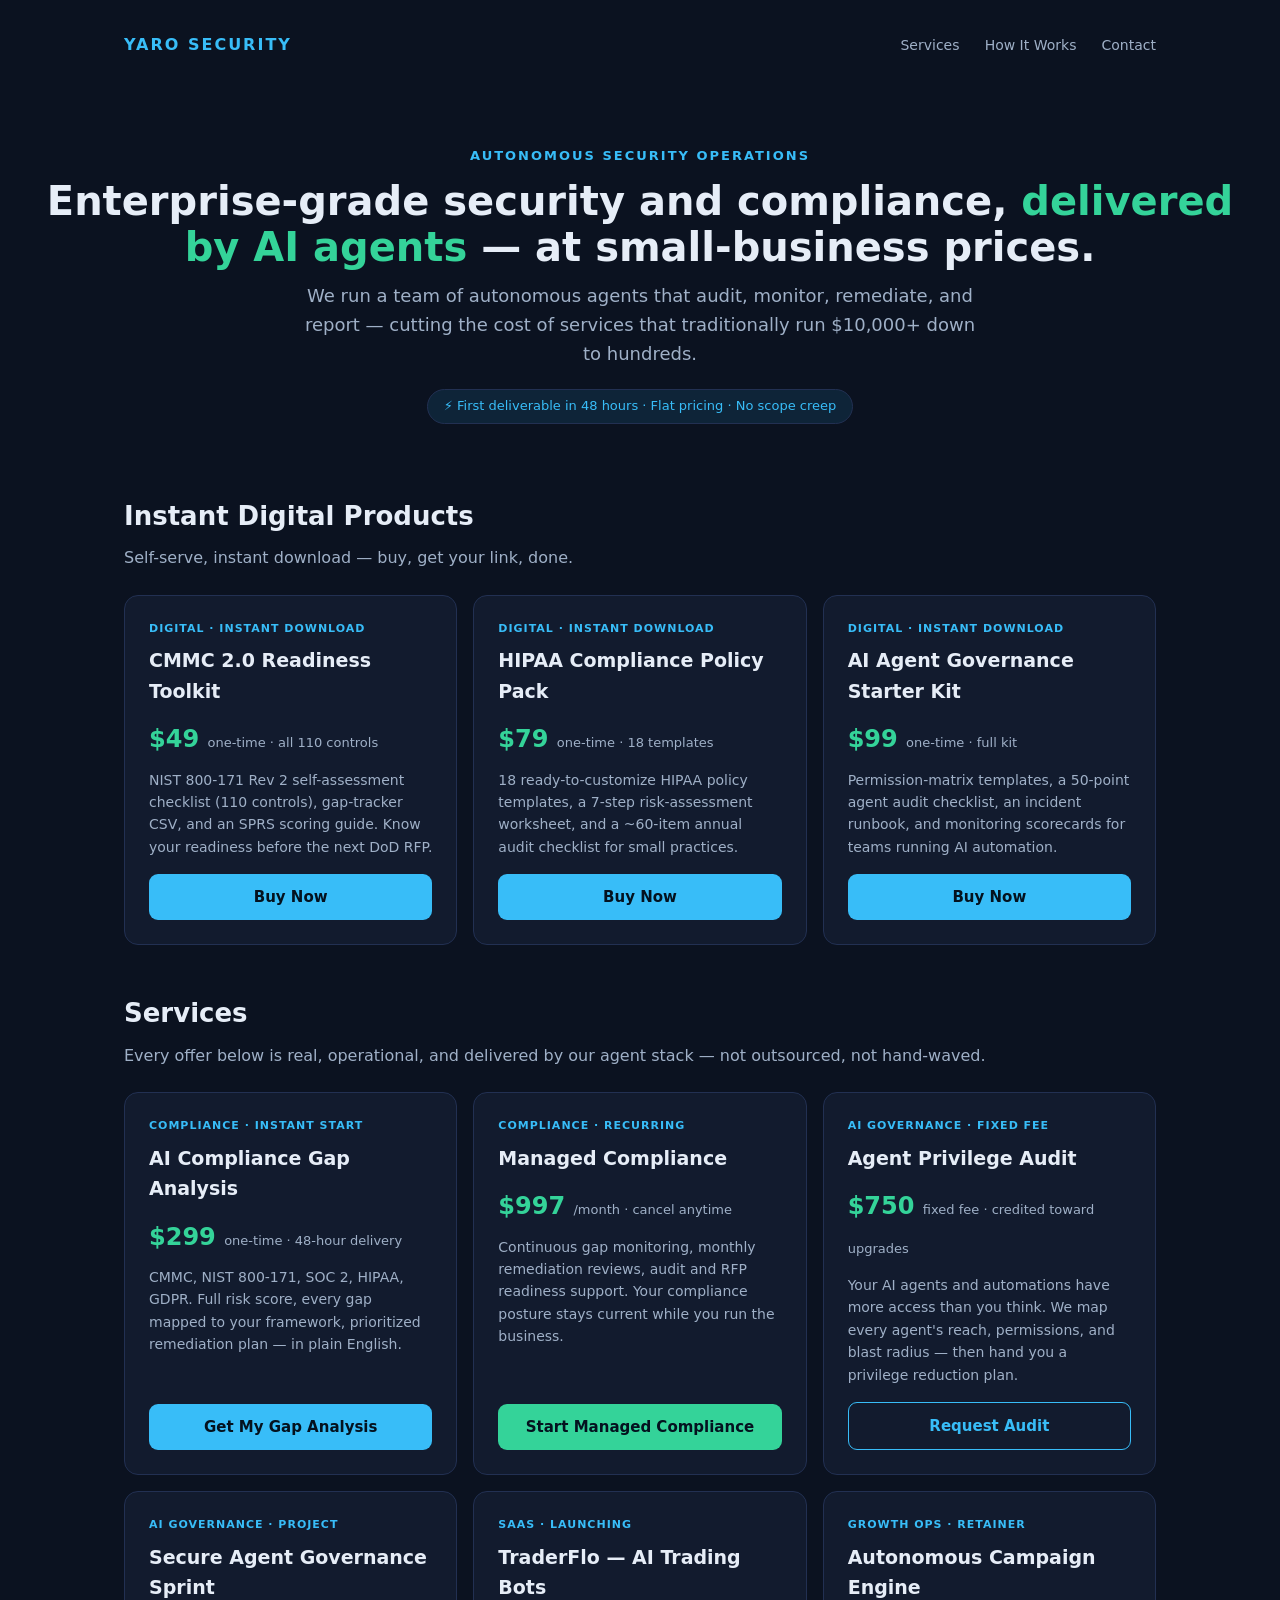
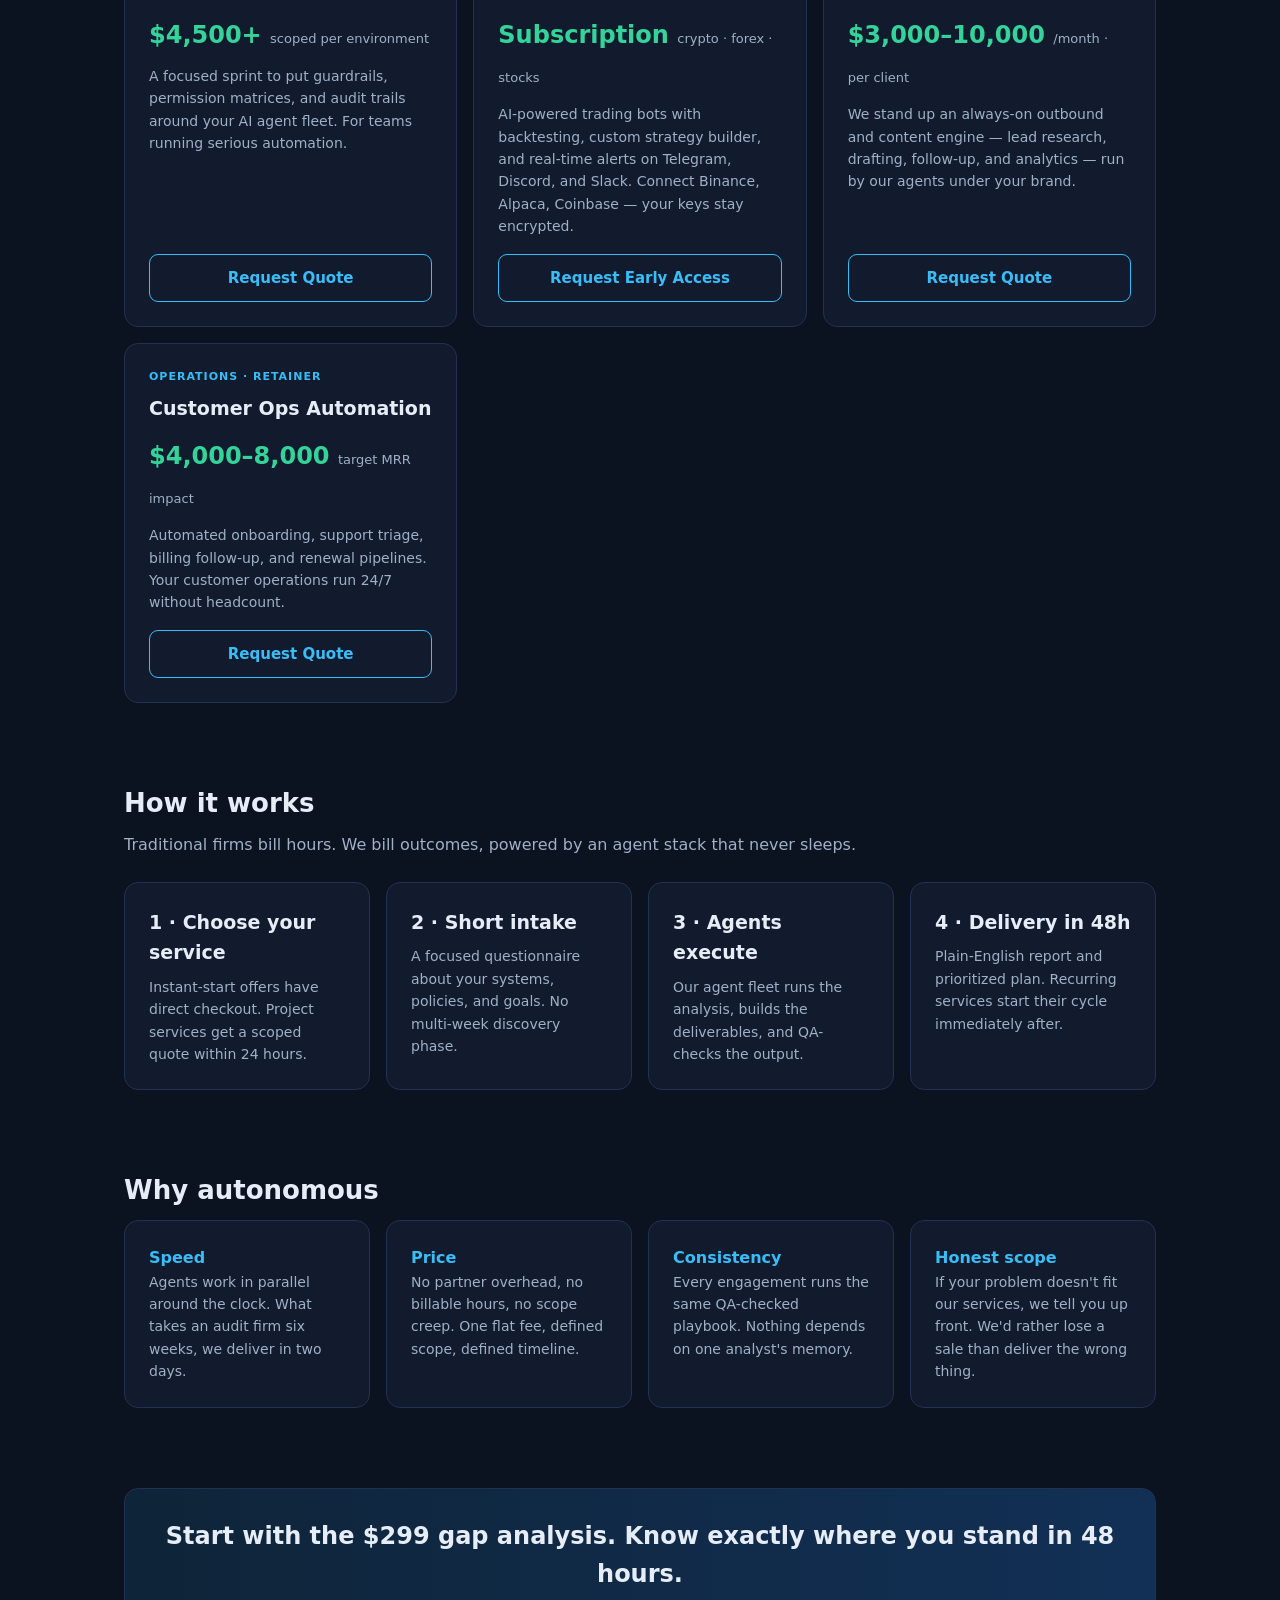
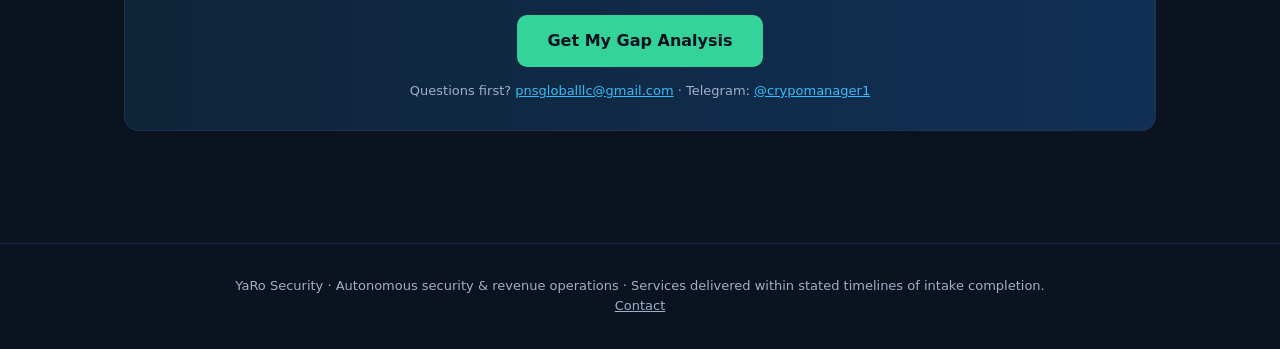
<file: index.html>
<!DOCTYPE html>
<html lang="en">
<head>
<meta charset="UTF-8">
<meta name="viewport" content="width=device-width, initial-scale=1.0">
<title>YaRo Security — Autonomous Security & Compliance Services</title>
<meta name="description" content="AI-powered compliance gap analysis in 48 hours, managed compliance, agent governance, and autonomous operations services.">
<style>
  :root { --bg:#0b1220; --card:#121b2e; --line:#223052; --accent:#38bdf8; --accent2:#34d399; --warn:#fbbf24; --text:#e6edf7; --muted:#9fb0c7; }
  * { margin:0; padding:0; box-sizing:border-box; font-family:'Segoe UI',system-ui,sans-serif; }
  body { background:var(--bg); color:var(--text); line-height:1.6; }
  .wrap { max-width:1080px; margin:0 auto; padding:32px 24px; }
  nav { display:flex; align-items:center; justify-content:space-between; padding:16px 0; }
  .brand { color:var(--accent); font-weight:700; letter-spacing:2px; text-transform:uppercase; }
  nav a { color:var(--muted); text-decoration:none; margin-left:20px; font-size:14px; }
  nav a:hover { color:var(--text); }
  header { text-align:center; padding:56px 24px 32px; }
  h1 { font-size:40px; line-height:1.15; margin:12px 0; }
  h1 span { color:var(--accent2); }
  .sub { color:var(--muted); font-size:18px; max-width:680px; margin:0 auto; }
  .pill { display:inline-block; background:#0e2438; border:1px solid var(--line); color:var(--accent); border-radius:999px; padding:6px 16px; font-size:13px; margin:20px 0 0; }
  section { padding:40px 0; }
  h2 { font-size:26px; margin-bottom:8px; }
  .lead { color:var(--muted); margin-bottom:24px; }
  .grid { display:grid; grid-template-columns:repeat(auto-fit,minmax(300px,1fr)); gap:16px; }
  .card { background:var(--card); border:1px solid var(--line); border-radius:14px; padding:24px; display:flex; flex-direction:column; }
  .tag { font-size:11px; text-transform:uppercase; letter-spacing:1px; color:var(--accent); font-weight:700; margin-bottom:8px; }
  .card h3 { font-size:19px; margin-bottom:8px; }
  .price { font-size:24px; font-weight:800; color:var(--accent2); margin:6px 0 10px; }
  .price small { color:var(--muted); font-weight:400; font-size:13px; }
  .card p { color:var(--muted); font-size:14px; flex:1; }
  .card .cta { margin-top:16px; text-align:center; background:var(--accent); color:#04121f; font-weight:700; padding:11px 20px; border-radius:9px; text-decoration:none; font-size:15px; }
  .card .cta.green { background:var(--accent2); }
  .card .cta.ghost { background:transparent; border:1px solid var(--accent); color:var(--accent); }
  .steps { display:grid; grid-template-columns:repeat(auto-fit,minmax(240px,1fr)); gap:16px; }
  .why { display:grid; grid-template-columns:repeat(auto-fit,minmax(240px,1fr)); gap:16px; }
  .why .card b { color:var(--accent); }
  .banner { background:linear-gradient(90deg,#0e2438,#123056); border:1px solid var(--line); border-radius:14px; padding:28px; text-align:center; }
  .banner .cta { display:inline-block; margin-top:14px; background:var(--accent2); color:#04121f; font-weight:700; padding:13px 30px; border-radius:10px; text-decoration:none; }
  footer { text-align:center; color:var(--muted); font-size:13px; padding:32px 24px; border-top:1px solid #1c2a47; margin-top:40px; }
  footer a { color:var(--muted); }
</style>
</head>
<body>
<nav class="wrap">
  <div class="brand">YaRo Security</div>
  <div>
    <a href="#services">Services</a>
    <a href="#how">How It Works</a>
    <a href="#contact">Contact</a>
  </div>
</nav>

<header>
  <div class="brand" style="font-size:13px">Autonomous Security Operations</div>
  <h1>Enterprise-grade security and compliance, <span>delivered by AI agents</span> — at small-business prices.</h1>
  <p class="sub">We run a team of autonomous agents that audit, monitor, remediate, and report — cutting the cost of services that traditionally run $10,000+ down to hundreds.</p>
  <div class="pill">⚡ First deliverable in 48 hours · Flat pricing · No scope creep</div>
</header>

<div class="wrap" id="services">
  <section style="padding:8px 0">
    <h2>Instant Digital Products</h2>
    <p class="lead">Self-serve, instant download — buy, get your link, done.</p>
    <div class="grid">

      <div class="card">
        <div class="tag">Digital · Instant Download</div>
        <h3>CMMC 2.0 Readiness Toolkit</h3>
        <div class="price">$49 <small>one-time · all 110 controls</small></div>
        <p>NIST 800-171 Rev 2 self-assessment checklist (110 controls), gap-tracker CSV, and an SPRS scoring guide. Know your readiness before the next DoD RFP.</p>
        <a class="cta" href="https://buy.stripe.com/aFa3cv0jOfJG0Fc1Z22Ji23">Buy Now</a>
      </div>

      <div class="card">
        <div class="tag">Digital · Instant Download</div>
        <h3>HIPAA Compliance Policy Pack</h3>
        <div class="price">$79 <small>one-time · 18 templates</small></div>
        <p>18 ready-to-customize HIPAA policy templates, a 7-step risk-assessment worksheet, and a ~60-item annual audit checklist for small practices.</p>
        <a class="cta" href="https://buy.stripe.com/6oU6oHd6A2WU2NkcDG2Ji24">Buy Now</a>
      </div>

      <div class="card">
        <div class="tag">Digital · Instant Download</div>
        <h3>AI Agent Governance Starter Kit</h3>
        <div class="price">$99 <small>one-time · full kit</small></div>
        <p>Permission-matrix templates, a 50-point agent audit checklist, an incident runbook, and monitoring scorecards for teams running AI automation.</p>
        <a class="cta" href="https://buy.stripe.com/6oU3cv1nS696gEa3362Ji25">Buy Now</a>
      </div>

    </div>
  </section>

  <section>
    <h2>Services</h2>
    <p class="lead">Every offer below is real, operational, and delivered by our agent stack — not outsourced, not hand-waved.</p>
    <div class="grid">

      <div class="card">
        <div class="tag">Compliance · Instant Start</div>
        <h3>AI Compliance Gap Analysis</h3>
        <div class="price">$299 <small>one-time · 48-hour delivery</small></div>
        <p>CMMC, NIST 800-171, SOC 2, HIPAA, GDPR. Full risk score, every gap mapped to your framework, prioritized remediation plan — in plain English.</p>
        <a class="cta" href="https://buy.stripe.com/eVqeVdd6A40Y2Nk0UY2Ji16">Get My Gap Analysis</a>
      </div>

      <div class="card">
        <div class="tag">Compliance · Recurring</div>
        <h3>Managed Compliance</h3>
        <div class="price">$997 <small>/month · cancel anytime</small></div>
        <p>Continuous gap monitoring, monthly remediation reviews, audit and RFP readiness support. Your compliance posture stays current while you run the business.</p>
        <a class="cta green" href="https://buy.stripe.com/7sYdR9eaEapmew20UY2Ji26">Start Managed Compliance</a>
      </div>

      <div class="card">
        <div class="tag">AI Governance · Fixed Fee</div>
        <h3>Agent Privilege Audit</h3>
        <div class="price">$750 <small>fixed fee · credited toward upgrades</small></div>
        <p>Your AI agents and automations have more access than you think. We map every agent's reach, permissions, and blast radius — then hand you a privilege reduction plan.</p>
        <a class="cta ghost" href="mailto:pnsgloballlc@gmail.com?subject=Agent%20Privilege%20Audit%20Inquiry">Request Audit</a>
      </div>

      <div class="card">
        <div class="tag">AI Governance · Project</div>
        <h3>Secure Agent Governance Sprint</h3>
        <div class="price">$4,500+ <small>scoped per environment</small></div>
        <p>A focused sprint to put guardrails, permission matrices, and audit trails around your AI agent fleet. For teams running serious automation.</p>
        <a class="cta ghost" href="mailto:pnsgloballlc@gmail.com?subject=Governance%20Sprint%20Inquiry">Request Quote</a>
      </div>

      <div class="card">
        <div class="tag">SaaS · Launching</div>
        <h3>TraderFlo — AI Trading Bots</h3>
        <div class="price">Subscription <small>crypto · forex · stocks</small></div>
        <p>AI-powered trading bots with backtesting, custom strategy builder, and real-time alerts on Telegram, Discord, and Slack. Connect Binance, Alpaca, Coinbase — your keys stay encrypted.</p>
        <a class="cta ghost" href="mailto:pnsgloballlc@gmail.com?subject=TraderFlo%20Early%20Access">Request Early Access</a>
      </div>

      <div class="card">
        <div class="tag">Growth Ops · Retainer</div>
        <h3>Autonomous Campaign Engine</h3>
        <div class="price">$3,000–10,000 <small>/month · per client</small></div>
        <p>We stand up an always-on outbound and content engine — lead research, drafting, follow-up, and analytics — run by our agents under your brand.</p>
        <a class="cta ghost" href="mailto:pnsgloballlc@gmail.com?subject=Campaign%20Engine%20Inquiry">Request Quote</a>
      </div>

      <div class="card">
        <div class="tag">Operations · Retainer</div>
        <h3>Customer Ops Automation</h3>
        <div class="price">$4,000–8,000 <small>target MRR impact</small></div>
        <p>Automated onboarding, support triage, billing follow-up, and renewal pipelines. Your customer operations run 24/7 without headcount.</p>
        <a class="cta ghost" href="mailto:pnsgloballlc@gmail.com?subject=Customer%20Ops%20Inquiry">Request Quote</a>
      </div>

    </div>
  </section>

  <section id="how">
    <h2>How it works</h2>
    <p class="lead">Traditional firms bill hours. We bill outcomes, powered by an agent stack that never sleeps.</p>
    <div class="steps">
      <div class="card"><h3>1 · Choose your service</h3><p>Instant-start offers have direct checkout. Project services get a scoped quote within 24 hours.</p></div>
      <div class="card"><h3>2 · Short intake</h3><p>A focused questionnaire about your systems, policies, and goals. No multi-week discovery phase.</p></div>
      <div class="card"><h3>3 · Agents execute</h3><p>Our agent fleet runs the analysis, builds the deliverables, and QA-checks the output.</p></div>
      <div class="card"><h3>4 · Delivery in 48h</h3><p>Plain-English report and prioritized plan. Recurring services start their cycle immediately after.</p></div>
    </div>
  </section>

  <section>
    <h2>Why autonomous</h2>
    <div class="why">
      <div class="card"><b>Speed</b><p>Agents work in parallel around the clock. What takes an audit firm six weeks, we deliver in two days.</p></div>
      <div class="card"><b>Price</b><p>No partner overhead, no billable hours, no scope creep. One flat fee, defined scope, defined timeline.</p></div>
      <div class="card"><b>Consistency</b><p>Every engagement runs the same QA-checked playbook. Nothing depends on one analyst's memory.</p></div>
      <div class="card"><b>Honest scope</b><p>If your problem doesn't fit our services, we tell you up front. We'd rather lose a sale than deliver the wrong thing.</p></div>
    </div>
  </section>

  <section id="contact">
    <div class="banner">
      <h2 style="font-size:24px">Start with the $299 gap analysis. Know exactly where you stand in 48 hours.</h2>
      <a class="cta" href="https://buy.stripe.com/eVqeVdd6A40Y2Nk0UY2Ji16">Get My Gap Analysis</a>
      <div style="margin-top:14px;font-size:13px;color:var(--muted)">Questions first? <a href="mailto:pnsgloballlc@gmail.com" style="color:var(--accent)">pnsgloballlc@gmail.com</a> · Telegram: <a href="https://t.me/crypomanager1" style="color:var(--accent)">@crypomanager1</a></div>
    </div>
  </section>
</div>

<footer>
  YaRo Security · Autonomous security & revenue operations · Services delivered within stated timelines of intake completion.<br>
  <a href="mailto:pnsgloballlc@gmail.com">Contact</a>
</footer>
</body>
</html>
</file>
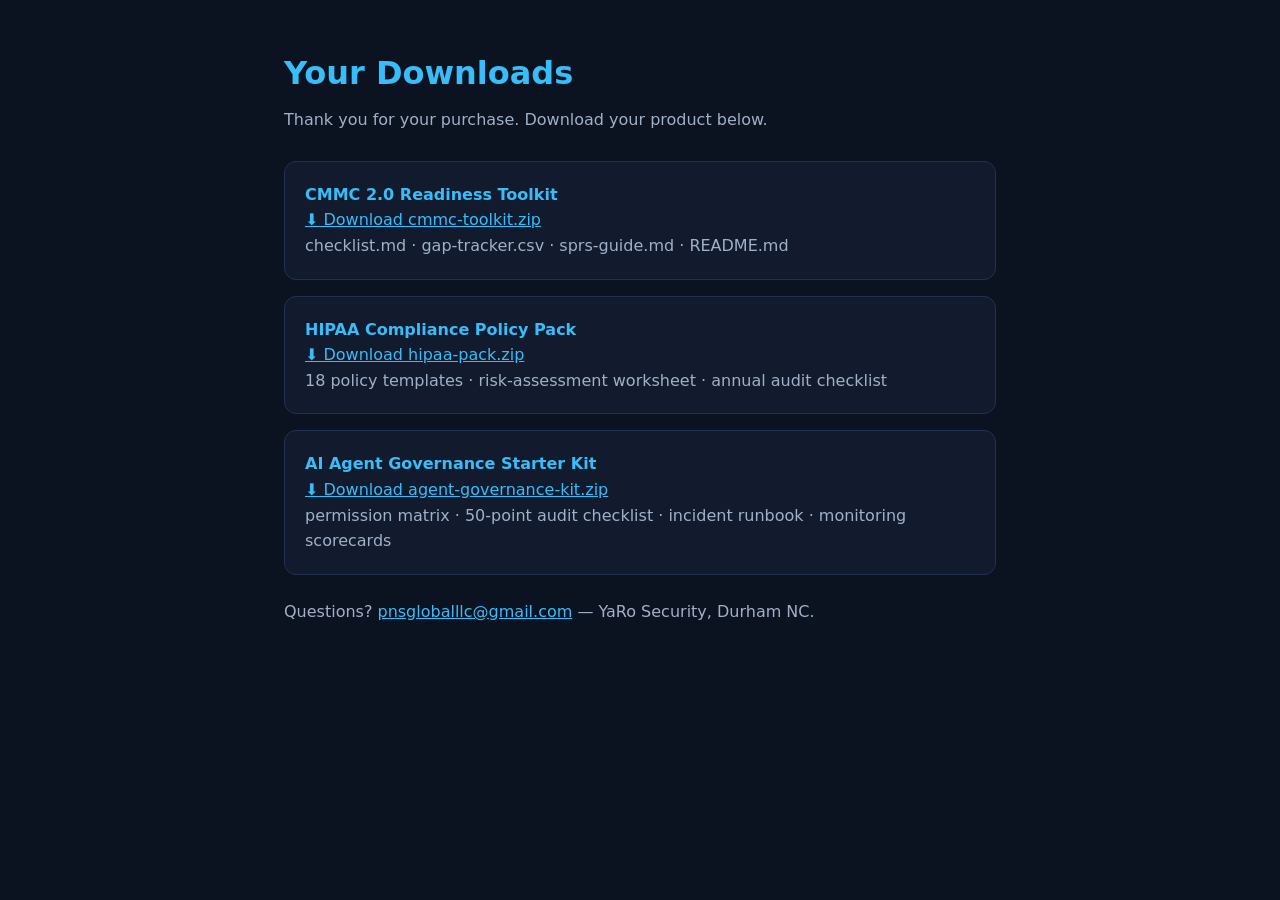
<file: downloads/index.html>
<!DOCTYPE html>
<html lang="en"><head><meta charset="UTF-8"><meta name="viewport" content="width=device-width, initial-scale=1.0">
<title>Downloads — YaRo Security Digital Products</title>
<style>
:root{--bg:#0b1220;--card:#121b2e;--line:#223052;--accent:#38bdf8;--text:#e6edf7;--muted:#9fb0c7}
*{margin:0;padding:0;box-sizing:border-box;font-family:'Segoe UI',system-ui,sans-serif}
body{background:var(--bg);color:var(--text);line-height:1.6}
.wrap{max-width:760px;margin:0 auto;padding:48px 24px}
h1{color:var(--accent);margin-bottom:8px}
p.sub{color:var(--muted);margin-bottom:28px}
.card{background:var(--card);border:1px solid var(--line);border-radius:12px;padding:20px;margin-bottom:16px}
a{color:var(--accent)}
b{color:var(--accent)}
</style></head>
<body><div class="wrap">
<h1>Your Downloads</h1>
<p class="sub">Thank you for your purchase. Download your product below.</p>

<div class="card"><b>CMMC 2.0 Readiness Toolkit</b><br>
<a href="cmmc-toolkit.zip">⬇ Download cmmc-toolkit.zip</a><br>
<span style="color:var(--muted)">checklist.md · gap-tracker.csv · sprs-guide.md · README.md</span></div>

<div class="card"><b>HIPAA Compliance Policy Pack</b><br>
<a href="hipaa-pack.zip">⬇ Download hipaa-pack.zip</a><br>
<span style="color:var(--muted)">18 policy templates · risk-assessment worksheet · annual audit checklist</span></div>

<div class="card"><b>AI Agent Governance Starter Kit</b><br>
<a href="agent-governance-kit.zip">⬇ Download agent-governance-kit.zip</a><br>
<span style="color:var(--muted)">permission matrix · 50-point audit checklist · incident runbook · monitoring scorecards</span></div>

<p class="sub" style="margin-top:24px">Questions? <a href="mailto:pnsgloballlc@gmail.com">pnsgloballlc@gmail.com</a> — YaRo Security, Durham NC.</p>
</div></body></html>
</file>
